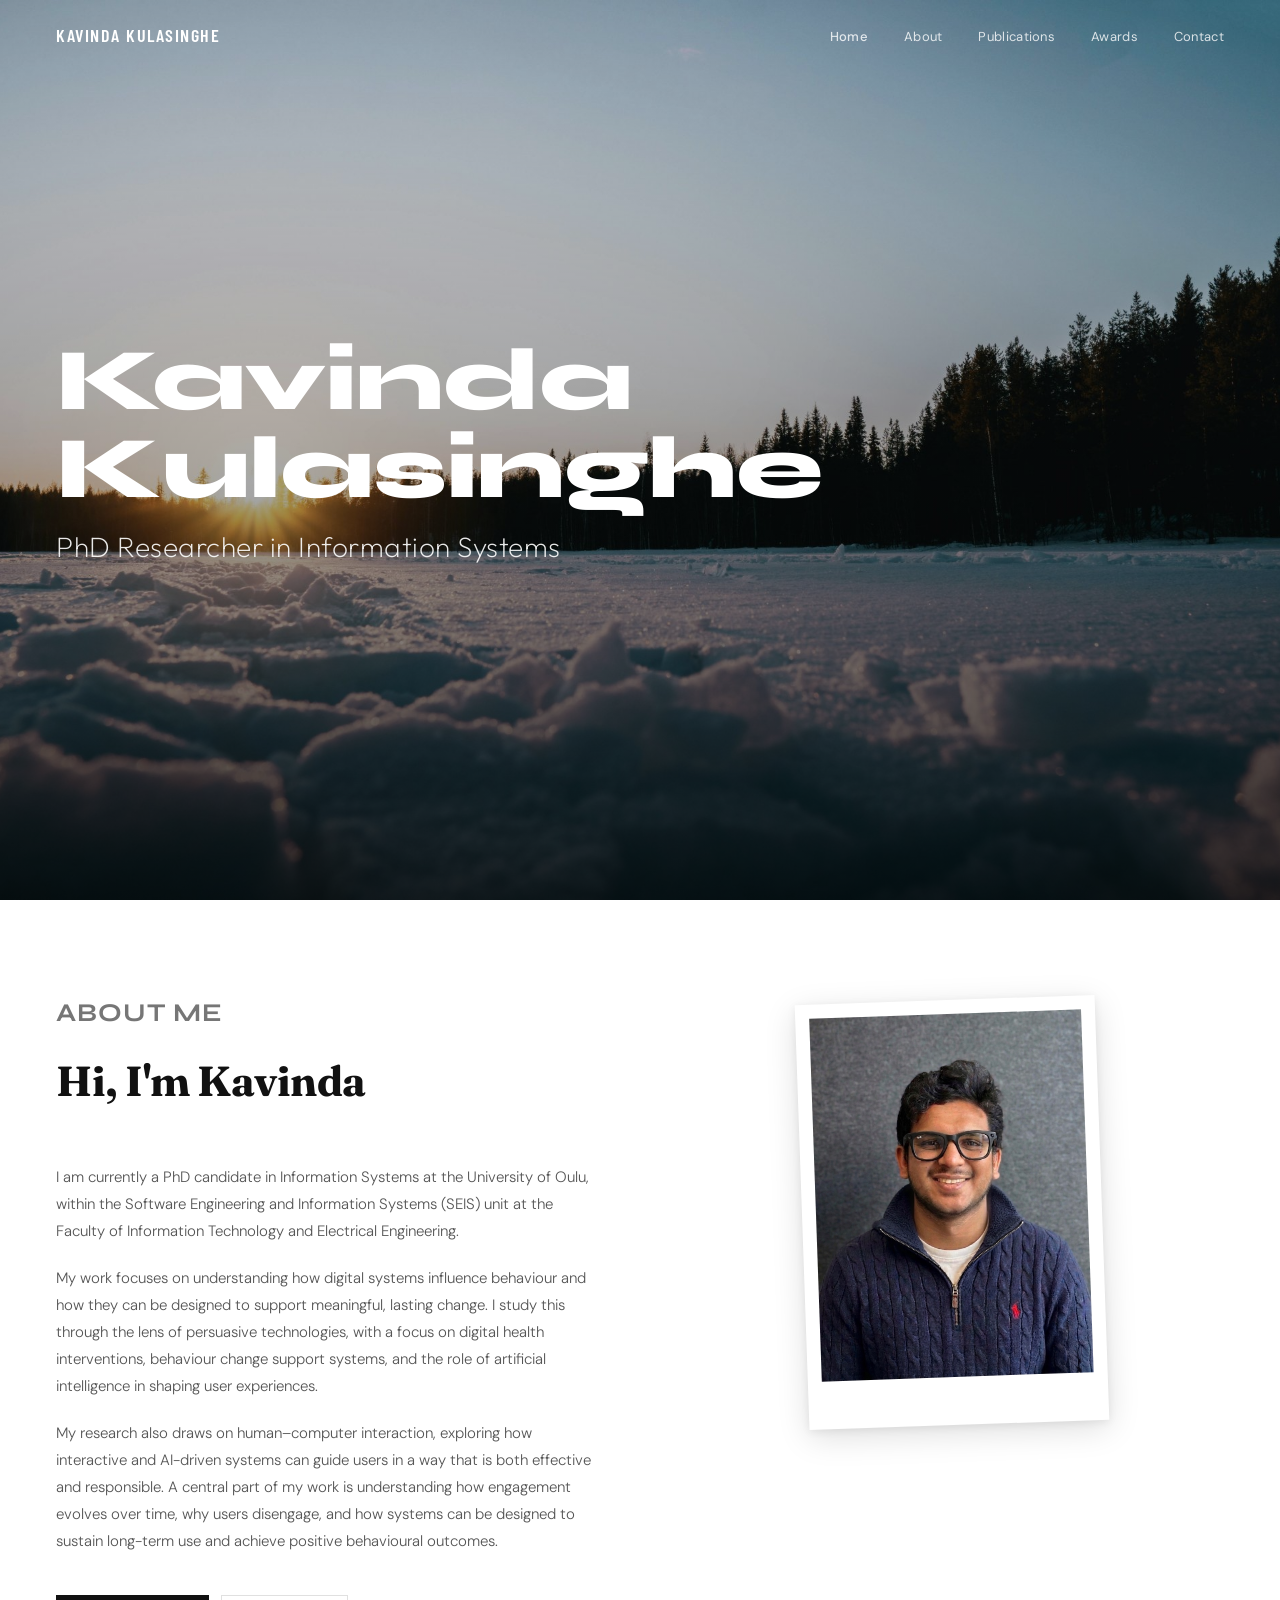
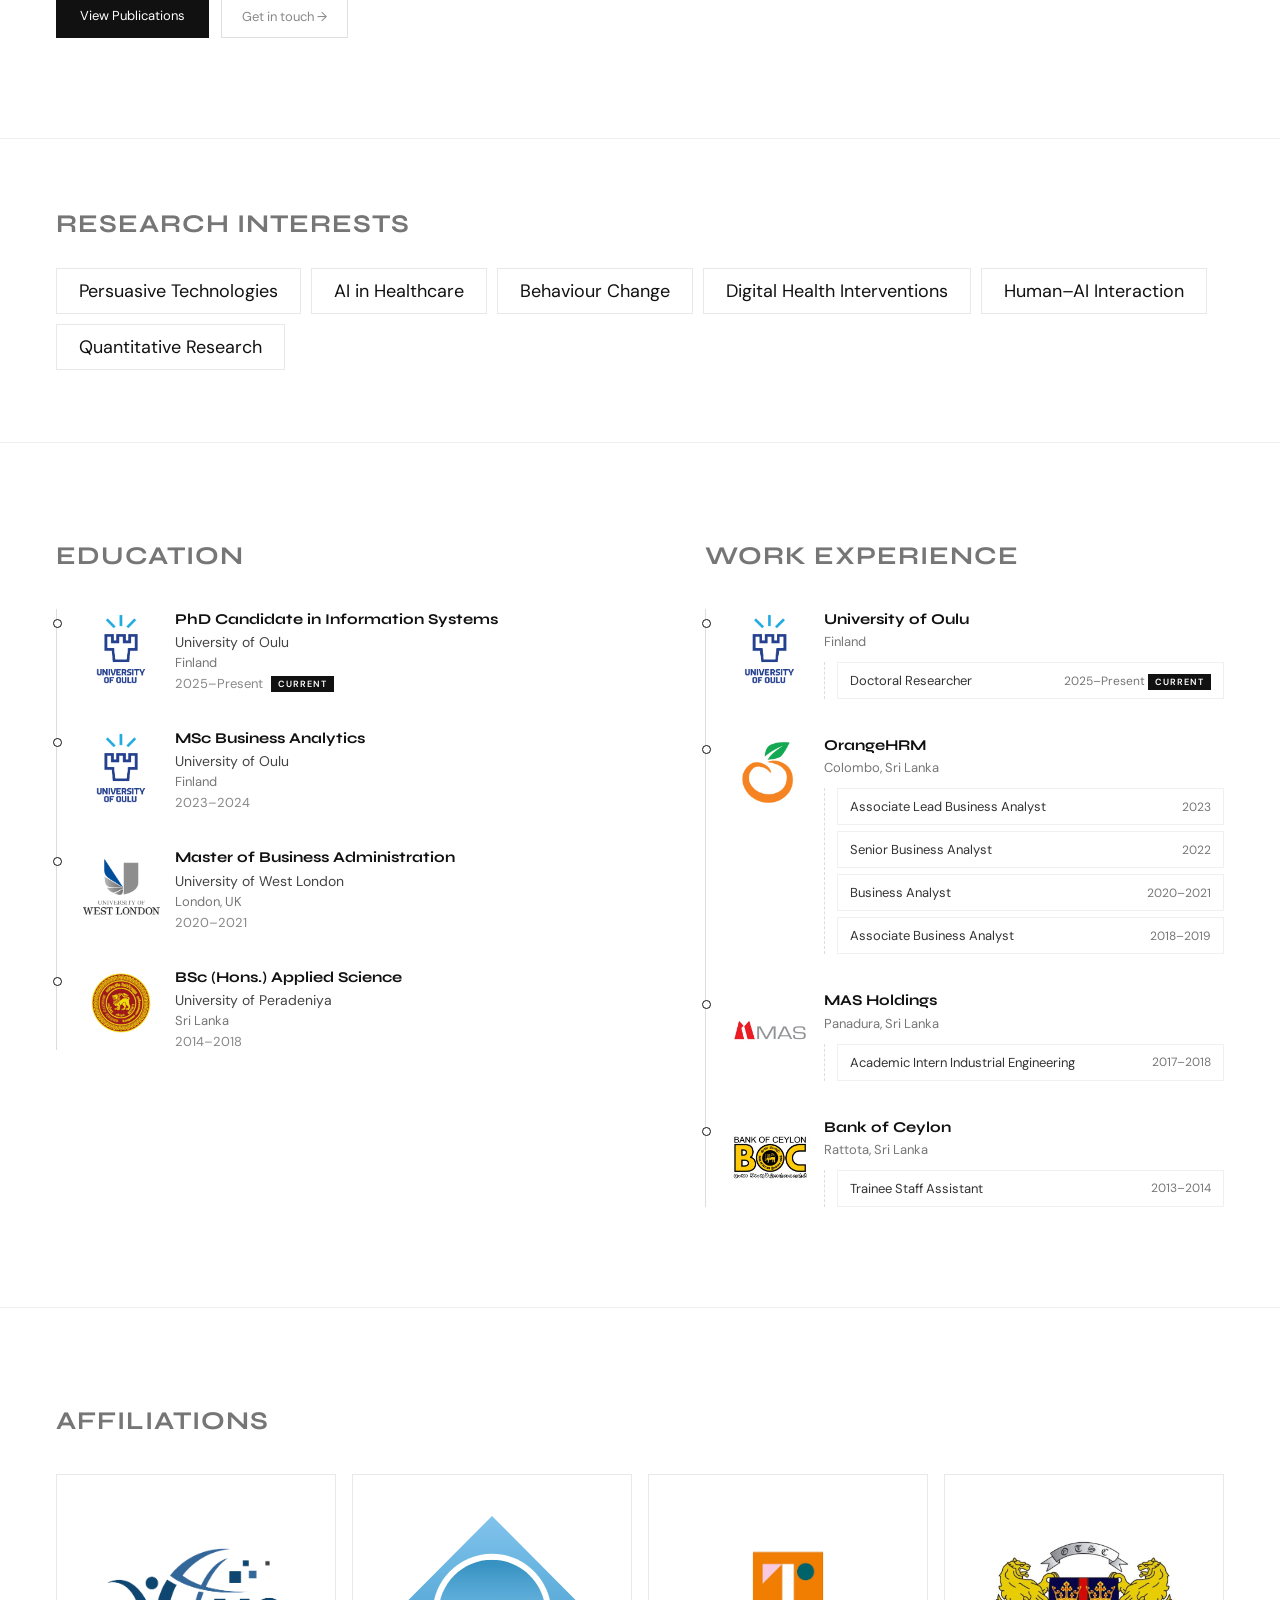
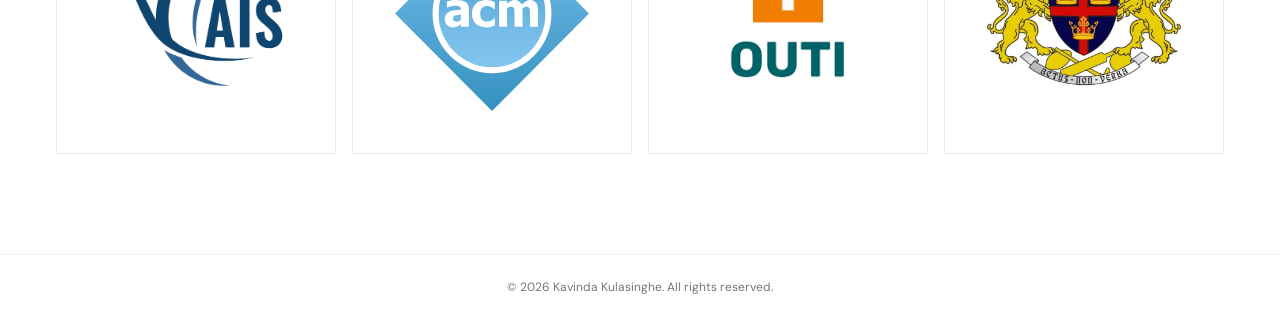
<file: index.html>
<!DOCTYPE html>
<html lang="en">
<head>
  <meta charset="UTF-8" />
  <meta name="viewport" content="width=device-width, initial-scale=1.0"/>
  <!-- Google Analytics -->
  <script async src="https://www.googletagmanager.com/gtag/js?id=G-LN633BF3QT"></script>
  <script>
    window.dataLayer = window.dataLayer || [];
    function gtag(){dataLayer.push(arguments);}
    gtag('js', new Date());
    gtag('config', 'G-LN633BF3QT');
  </script>
  <title>Kavinda Kulasinghe — PhD Researcher in Information Systems</title>
  <meta name="description" content="Kavinda Kulasinghe is a PhD researcher in Information Systems at the University of Oulu, specialising in persuasive technologies, digital health interventions, and human–AI interaction."/>
  <meta property="og:title" content="Kavinda Kulasinghe — PhD Researcher in Information Systems"/>
  <meta property="og:description" content="PhD researcher specialising in persuasive technologies, digital health interventions, and human–AI interaction at the University of Oulu."/>
  <meta property="og:type" content="website"/>
  <meta property="og:url" content="https://kavindakulasinghe.github.io/"/>
  <meta property="og:image" content="https://kavindakulasinghe.github.io/images/profile.jpg"/>
  <meta name="author" content="Kavinda Kulasinghe"/>
  <link rel="canonical" href="https://kavindakulasinghe.github.io/"/>
  <meta name="twitter:card" content="summary"/>
  <meta name="twitter:site" content="@chappatck"/>
  <meta name="twitter:title" content="Kavinda Kulasinghe — PhD Researcher in Information Systems"/>
  <meta name="twitter:description" content="PhD researcher specialising in persuasive technologies, digital health interventions, and human–AI interaction at the University of Oulu."/>
  <meta name="twitter:image" content="https://kavindakulasinghe.github.io/images/profile.jpg"/>
  <!-- Structured Data: Person -->
  <script type="application/ld+json">
  {
    "@context": "https://schema.org",
    "@type": "Person",
    "name": "Kavinda Kulasinghe",
    "url": "https://kavindakulasinghe.github.io",
    "image": "https://kavindakulasinghe.github.io/images/profile.jpg",
    "jobTitle": "Doctoral Researcher",
    "description": "PhD Researcher in Information Systems at the University of Oulu, specialising in persuasive technologies, digital health interventions, and human–AI interaction.",
    "email": "kavinda.kulasinghe@oulu.fi",
    "worksFor": {
      "@type": "Organization",
      "name": "University of Oulu",
      "url": "https://www.oulu.fi"
    },
    "alumniOf": [
      { "@type": "Organization", "name": "University of Oulu" },
      { "@type": "Organization", "name": "University of West London" },
      { "@type": "Organization", "name": "University of Peradeniya" }
    ],
    "sameAs": [
      "https://www.linkedin.com/in/kavindakulasinghe/",
      "https://scholar.google.com/citations?user=JgwivSkAAAAJ&hl=en",
      "https://www.researchgate.net/profile/Kavinda-Kulasinghe",
      "https://github.com/kavindakulasinghe",
      "https://orcid.org/0009-0009-6735-8991",
      "https://x.com/chappatck"
    ]
  }
  </script>
  <link rel="icon" href="favicon.ico"/>
  <link rel="preconnect" href="https://fonts.googleapis.com"/>
  <link rel="preconnect" href="https://fonts.gstatic.com" crossorigin/>
  <link href="https://fonts.googleapis.com/css2?family=Syne:wght@700;800&family=DM+Sans:wght@300;400;500&family=Outfit:wght@200;300&family=Barlow+Condensed:wght@600&family=Fraunces:ital,opsz,wght@0,9..144,700;1,9..144,700&family=Epilogue:wght@700;800&display=swap" rel="stylesheet"/>
  <link rel="stylesheet" href="style.css"/>
  <style>
    /* HERO */
    .hero {
      position: relative; height: 100vh; min-height: 560px;
      display: flex; flex-direction: column;
      justify-content: center; padding: 0 var(--pad-h);
      overflow: hidden;
      background-size: cover;
      background-position: center 40%;
      background-repeat: no-repeat;
      background-color: #1a1a1a;
    }

    .hero-overlay {
      position: absolute; inset: 0;
      background: linear-gradient(
        to top,
        rgba(0,0,0,0.78) 0%,
        rgba(0,0,0,0.35) 45%,
        rgba(0,0,0,0.10) 100%
      );
    }

    .hero-content { position: relative; z-index: 2; }

    @keyframes heroReveal {
      from { opacity: 0; transform: translateY(32px); filter: blur(6px); }
      to   { opacity: 1; transform: translateY(0);    filter: blur(0); }
    }

    .hero-name {
      font-family: 'Syne', sans-serif;
      font-size: clamp(52px, 7vw, 88px);
      font-weight: 800; color: var(--white);
      line-height: 1.0; letter-spacing: clamp(-1px, -0.03em, -3px);
      margin-bottom: 16px;
      animation: heroReveal 1s cubic-bezier(0.22, 1, 0.36, 1) 0.1s both;
    }

    .hero-role {
      font-family: 'Outfit', sans-serif; font-weight: 200;
      font-size: clamp(20px, 2.2vw, 30px);
      color: rgba(255,255,255,0.9);
      letter-spacing: 0.5px;
      animation: heroReveal 1s cubic-bezier(0.22, 1, 0.36, 1) 0.35s both;
    }

    /* ABOUT */
    .about {
      background: var(--white); padding: var(--pad-v) var(--pad-h);
      display: grid;
      grid-template-columns: 1fr 1fr;
      grid-template-rows: auto auto;
      column-gap: 80px; row-gap: 32px;
    }
    .about-top    { grid-column: 1; grid-row: 1; }
    .about-bottom { grid-column: 1; grid-row: 2; }
    .instax-wrap  { grid-column: 2; grid-row: 1 / 3; }

    .about-heading {
      font-family: 'Fraunces', serif;
      font-size: 42px; font-weight: 700;
      color: var(--black); letter-spacing: -0.5px;
      line-height: 1.1; margin-bottom: 28px;
    }

    .about-text {
      font-size: 15px; font-weight: 300; color: var(--text-body);
      line-height: 1.8; margin-bottom: 20px;
    }
    .about-text:last-of-type { margin-bottom: 40px; }

    .about-ctas { display: flex; gap: 12px; }

    .btn-primary {
      background: var(--black); color: var(--white); border: none;
      padding: 12px 24px; font-family: 'DM Sans', sans-serif;
      font-size: 13px; cursor: pointer; transition: background 0.2s;
      display: inline-block; text-decoration: none;
    }
    .btn-primary:hover { background: #333; }

    .btn-ghost {
      background: transparent; color: #888;
      border: 1px solid #e0e0e0; padding: 12px 20px;
      font-family: 'DM Sans', sans-serif; font-size: 13px;
      cursor: pointer; transition: all 0.2s;
      display: inline-block; text-decoration: none;
    }
    .btn-ghost:hover { color: var(--black); border-color: var(--muted); }

    .instax-wrap {
      display: flex; justify-content: center; align-items: flex-start;
    }
    .instax {
      background: var(--white);
      padding: 14px 14px 48px 14px;
      box-shadow: 0 8px 32px rgba(0,0,0,0.13), 0 2px 8px rgba(0,0,0,0.07);
      transform: rotate(-2deg);
      width: 300px;
      flex-shrink: 0;
    }
    .instax img {
      width: 100%; display: block;
      aspect-ratio: 3/4; object-fit: cover; object-position: center top;
    }

    /* RESEARCH INTERESTS */
    .ri-section {
      padding: 72px 56px;
      border-top: 1px solid var(--border-light);
    }
    .ri-section .section-label { margin-bottom: 32px; }

    /* EDUCATION + WORK */
    .edu-work {
      display: grid;
      grid-template-columns: 1fr 1px 1fr;
      column-gap: 64px;
      padding: var(--pad-v) var(--pad-h);
      border-top: 1px solid var(--border-light);
      align-items: start;
    }
    .ew-divider { background: #e8e8e8; }
    .ew-col .section-label { margin-bottom: 40px; }

    .timeline {
      padding-left: 24px;
      border-left: 1px solid #ddd;
    }
    .tl-entry {
      position: relative;
      display: flex;
      gap: 14px;
      margin-bottom: 36px;
    }
    .tl-entry:last-child { margin-bottom: 0; }
    .tl-dot {
      position: absolute;
      left: -28px; top: 10px;
      width: 9px; height: 9px;
      border-radius: 50%;
      border: 1.5px solid #111;
      background: var(--white);
    }
    .tl-logo {
      width: 80px; height: 80px; flex-shrink: 0;
      display: flex; align-items: center; justify-content: center;
      font-size: 0;
    }
    .tl-logo img {
      width: 80px; height: 80px; object-fit: contain;
    }
    .tl-info { flex: 1; min-width: 0; }
    .tl-title {
      font-family: 'Syne', sans-serif;
      font-size: 15px; font-weight: 700; color: var(--black);
      line-height: 1.35; margin-bottom: 4px;
    }
    .tl-org  { font-size: 14px; color: #444; margin-bottom: 3px; }
    .tl-country { font-size: 13px; color: var(--muted); margin-bottom: 4px; }
    .tl-year {
      font-size: 13px; color: #888;
      display: flex; align-items: center; gap: 8px;
    }
    .badge-current {
      font-size: 9px; font-weight: 600; letter-spacing: 1px;
      text-transform: uppercase;
      background: var(--black); color: var(--white);
      padding: 2px 7px; flex-shrink: 0;
    }
    .tl-roles {
      margin-top: 12px;
      border-left: 1px dashed #ddd;
      padding-left: 12px;
      display: flex; flex-direction: column; gap: 6px;
    }
    .tl-role {
      display: flex; justify-content: space-between; align-items: center;
      padding: 9px 12px;
      border: 1px solid var(--border-light);
      transition: border-color 0.2s;
    }
    .tl-role:hover { border-color: var(--black); }
    .tl-role-title { font-size: 13px; color: #333; }
    .tl-role-year  { font-size: 12px; color: var(--muted); flex-shrink: 0; margin-left: 12px; }

    /* AFFILIATIONS SECTION */
    .affiliations-section {
      padding: var(--pad-v) var(--pad-h);
      border-top: 1px solid var(--border-light);
    }
    .affiliations-section .section-label { margin-bottom: 40px; }

    .affil-cards-grid {
      display: grid;
      grid-template-columns: repeat(4, 1fr);
      gap: 16px;
    }

    .affil-card-item {
      position: relative;
      overflow: hidden;
      aspect-ratio: 1;
      border: 1px solid var(--border);
      transition: border-color 0.25s, transform 0.25s;
      cursor: default;
      display: flex; align-items: center; justify-content: center;
    }
    .affil-card-item:hover {
      border-color: var(--black);
      transform: translateY(-4px);
    }

    .affil-logo-box {
      width: 70%; height: 70%;
      display: flex; align-items: center; justify-content: center;
    }
    .affil-logo-box img {
      width: 100%; height: 100%; object-fit: contain;
    }
    .affil-logo-placeholder {
      width: 60px; height: 60px;
      border-radius: 50%;
      border: 1px dashed #bbb; background: #f7f7f7;
      display: flex; align-items: center; justify-content: center;
      font-size: 10px; color: #bbb;
    }

    .affil-card-info {
      position: absolute; inset: 0;
      background: var(--black);
      display: flex; flex-direction: column;
      align-items: center; justify-content: center;
      padding: 16px; text-align: center;
      opacity: 0;
      transition: opacity 0.25s;
    }
    .affil-card-item:hover .affil-card-info { opacity: 1; }

    .affil-card-name {
      font-size: 13px; font-weight: 500; color: var(--white);
      line-height: 1.3; margin-bottom: 6px;
    }
    .affil-card-type { font-size: 11px; color: rgba(255,255,255,0.6); }

    /* TABLET */
    @media (max-width: 900px) {
      .hero { padding: 0 32px; }

      .about {
        grid-template-columns: 1fr;
        grid-template-rows: auto;
        padding: 72px 32px;
        row-gap: 40px;
      }
      .about-top    { grid-column: 1; grid-row: 1; order: 1; }
      .instax-wrap  { grid-column: 1; grid-row: auto; order: 2; justify-content: flex-start; }
      .about-bottom { grid-column: 1; grid-row: auto; order: 3; }

      .ri-section { padding: 56px 32px; }

      .affiliations-section { padding: 72px 32px; }
      .affil-cards-grid { grid-template-columns: repeat(2, 1fr); }

      .edu-work {
        grid-template-columns: 1fr;
        padding: 72px 32px;
      }
      .ew-divider { height: 1px; width: 100%; margin: 48px 0; }

      .lower {
        grid-template-columns: 1fr;
        padding: 0 32px 72px;
        gap: 0;
      }

      .affil-col { padding-top: 40px; }
    }

    /* MOBILE */
    @media (max-width: 600px) {
      .hero { padding: 0 20px; min-height: 100svh; }

      .hero-name { font-size: clamp(36px, 10vw, 64px); word-break: break-word; }

      .hero-role { font-size: clamp(16px, 4.5vw, 22px); }

      .about {
        padding: 56px 20px;
        row-gap: 32px;
      }

      .about-heading { font-size: 32px; }

      .about-ctas { flex-direction: column; }
      .btn-primary, .btn-ghost { width: 100%; text-align: center; }

      .instax { width: 240px; }

      .ri-section { padding: 48px 20px; }

      .affiliations-section { padding: 56px 20px; }
      .affil-cards-grid { grid-template-columns: repeat(2, 1fr); gap: 12px; }

      .edu-work { padding: 56px 20px; }
      .ew-divider { margin: 40px 0; }

      .lower { padding: 0 20px 64px; }

      .interest-label { padding-top: 40px; }
    }
  </style>
</head>
<body>

<nav id="nav" class="nav--hero">
  <a href="index.html" class="nav-logo">Kavinda Kulasinghe</a>
  <ul class="nav-links" id="nav-links">
    <li><a href="index.html" class="active" aria-current="page">Home</a></li>
    <li><a href="#about">About</a></li>
    <li><a href="publications.html">Publications</a></li>
    <li><a href="awards.html">Awards</a></li>
    <li><a href="contact.html">Contact</a></li>
  </ul>
  <button class="nav-toggle" id="nav-toggle" aria-label="Menu" aria-expanded="false">
    <span></span><span></span><span></span>
  </button>
</nav>

<!-- HERO -->
<div class="hero" id="hero" style="background-image: url('images/hero-bg.jpg');">
  <div class="hero-overlay"></div>
  <div class="hero-content">
    <h1 class="hero-name">Kavinda<br>Kulasinghe</h1>
    <p class="hero-role">PhD Researcher in Information Systems</p>
  </div>
</div>

<!-- ABOUT -->
<section class="about" id="about">
  <div class="about-top">
    <h2 class="section-label">About Me</h2>
    <p class="about-heading">Hi, I'm Kavinda</p>
  </div>
  <div class="instax-wrap">
    <div class="instax">
      <img src="images/profile.jpg" alt="Kavinda Kulasinghe" loading="eager" />
    </div>
  </div>
  <div class="about-bottom">
    <p class="about-text">
      I am currently a PhD candidate in Information Systems at the University of Oulu, within the Software Engineering and Information Systems (SEIS) unit at the Faculty of Information Technology and Electrical Engineering.
    </p>
    <p class="about-text">
      My work focuses on understanding how digital systems influence behaviour and how they can be designed to support meaningful, lasting change. I study this through the lens of persuasive technologies, with a focus on digital health interventions, behaviour change support systems, and the role of artificial intelligence in shaping user experiences.
    </p>
    <p class="about-text">
      My research also draws on human–computer interaction, exploring how interactive and AI-driven systems can guide users in a way that is both effective and responsible. A central part of my work is understanding how engagement evolves over time, why users disengage, and how systems can be designed to sustain long-term use and achieve positive behavioural outcomes.
    </p>
    <div class="about-ctas">
      <a href="publications.html" class="btn-primary">View Publications</a>
      <a href="contact.html" class="btn-ghost">Get in touch →</a>
    </div>
  </div>
</section>

<!-- RESEARCH INTERESTS -->
<section class="ri-section" id="research">
  <h2 class="section-label">Research Interests</h2>
  <div class="ri-chips">
    <span class="ri-chip">Persuasive Technologies</span>
    <span class="ri-chip">AI in Healthcare</span>
    <span class="ri-chip">Behaviour Change</span>
    <span class="ri-chip">Digital Health Interventions</span>
    <span class="ri-chip">Human–AI Interaction</span>
    <span class="ri-chip">Quantitative Research</span>
  </div>
</section>

<!-- EDUCATION + WORK EXPERIENCE -->
<section class="edu-work">

  <!-- Education -->
  <div class="ew-col">
    <h2 class="section-label">Education</h2>
    <div class="timeline">

      <div class="tl-entry">
        <div class="tl-dot"></div>
        <div class="tl-logo"><img src="images/oulu.png" alt="University of Oulu" loading="lazy"/></div>
        <div class="tl-info">
          <h3 class="tl-title">PhD Candidate in Information Systems</h3>
          <p class="tl-org">University of Oulu</p>
          <p class="tl-country">Finland</p>
          <p class="tl-year">2025–Present <span class="badge-current">Current</span></p>
        </div>
      </div>

      <div class="tl-entry">
        <div class="tl-dot"></div>
        <div class="tl-logo"><img src="images/oulu.png" alt="University of Oulu" loading="lazy"/></div>
        <div class="tl-info">
          <h3 class="tl-title">MSc Business Analytics</h3>
          <p class="tl-org">University of Oulu</p>
          <p class="tl-country">Finland</p>
          <p class="tl-year">2023–2024</p>
        </div>
      </div>

      <div class="tl-entry">
        <div class="tl-dot"></div>
        <div class="tl-logo"><img src="images/uwl.png" alt="University of West London" loading="lazy"/></div>
        <div class="tl-info">
          <h3 class="tl-title">Master of Business Administration</h3>
          <p class="tl-org">University of West London</p>
          <p class="tl-country">London, UK</p>
          <p class="tl-year">2020–2021</p>
        </div>
      </div>

      <div class="tl-entry">
        <div class="tl-dot"></div>
        <div class="tl-logo"><img src="images/pera.png" alt="University of Peradeniya" loading="lazy"/></div>
        <div class="tl-info">
          <h3 class="tl-title">BSc (Hons.) Applied Science</h3>
          <p class="tl-org">University of Peradeniya</p>
          <p class="tl-country">Sri Lanka</p>
          <p class="tl-year">2014–2018</p>
        </div>
      </div>

    </div>
  </div>

  <!-- Divider -->
  <div class="ew-divider" aria-hidden="true"></div>

  <!-- Work Experience -->
  <div class="ew-col">
    <h2 class="section-label">Work Experience</h2>
    <div class="timeline">

      <div class="tl-entry">
        <div class="tl-dot"></div>
        <div class="tl-logo"><img src="images/oulu.png" alt="University of Oulu" loading="lazy"/></div>
        <div class="tl-info">
          <h3 class="tl-title">University of Oulu</h3>
          <p class="tl-country">Finland</p>
          <div class="tl-roles">
            <div class="tl-role">
              <span class="tl-role-title">Doctoral Researcher</span>
              <span class="tl-role-year">2025–Present <span class="badge-current">Current</span></span>
            </div>
          </div>
        </div>
      </div>

      <div class="tl-entry">
        <div class="tl-dot"></div>
        <div class="tl-logo"><img src="images/orangehrm.png" alt="OrangeHRM" loading="lazy"/></div>
        <div class="tl-info">
          <h3 class="tl-title">OrangeHRM</h3>
          <p class="tl-country">Colombo, Sri Lanka</p>
          <div class="tl-roles">
            <div class="tl-role">
              <span class="tl-role-title">Associate Lead Business Analyst</span>
              <span class="tl-role-year">2023</span>
            </div>
            <div class="tl-role">
              <span class="tl-role-title">Senior Business Analyst</span>
              <span class="tl-role-year">2022</span>
            </div>
            <div class="tl-role">
              <span class="tl-role-title">Business Analyst</span>
              <span class="tl-role-year">2020–2021</span>
            </div>
            <div class="tl-role">
              <span class="tl-role-title">Associate Business Analyst</span>
              <span class="tl-role-year">2018–2019</span>
            </div>
          </div>
        </div>
      </div>

      <div class="tl-entry">
        <div class="tl-dot"></div>
        <div class="tl-logo"><img src="images/mas.png" alt="MAS Holdings" loading="lazy"/></div>
        <div class="tl-info">
          <h3 class="tl-title">MAS Holdings</h3>
          <p class="tl-country">Panadura, Sri Lanka</p>
          <div class="tl-roles">
            <div class="tl-role">
              <span class="tl-role-title">Academic Intern Industrial Engineering</span>
              <span class="tl-role-year">2017–2018</span>
            </div>
          </div>
        </div>
      </div>

      <div class="tl-entry">
        <div class="tl-dot"></div>
        <div class="tl-logo"><img src="images/boc.jpg" alt="Bank of Ceylon" loading="lazy"/></div>
        <div class="tl-info">
          <h3 class="tl-title">Bank of Ceylon</h3>
          <p class="tl-country">Rattota, Sri Lanka</p>
          <div class="tl-roles">
            <div class="tl-role">
              <span class="tl-role-title">Trainee Staff Assistant</span>
              <span class="tl-role-year">2013–2014</span>
            </div>
          </div>
        </div>
      </div>

    </div>
  </div>

</section>

<!-- AFFILIATIONS -->
<section class="affiliations-section">
  <h2 class="section-label">Affiliations</h2>
  <div class="affil-cards-grid">

    <!-- AIS -->
    <div class="affil-card-item">
      <div class="affil-logo-box">
        <img src="images/AIS.png" alt="Association for Information Systems logo" loading="lazy"/>
      </div>
      <div class="affil-card-info" aria-hidden="true">
        <p class="affil-card-name">Association for Information Systems</p>
        <p class="affil-card-type">Student Member since 2026</p>
      </div>
    </div>

    <!-- ACM -->
    <div class="affil-card-item">
      <div class="affil-logo-box">
        <img src="images/ACM_logo.svg" alt="ACM — Advancing Computing as a Science &amp; Profession" loading="lazy"/>
      </div>
      <div class="affil-card-info" aria-hidden="true">
        <p class="affil-card-name">Association for Computing Machinery</p>
        <p class="affil-card-type">Professional Member since 2026</p>
      </div>
    </div>

    <!-- Tieteentekijät -->
    <div class="affil-card-item">
      <div class="affil-logo-box">
        <img src="images/tieteentekijat.png" alt="Tieteentekijät logo" loading="lazy"/>
      </div>
      <div class="affil-card-info" aria-hidden="true">
        <p class="affil-card-name">Tieteentekijät</p>
        <p class="affil-card-type">Member since 2026</p>
      </div>
    </div>

    <!-- Old Trinitians Sports Club -->
    <div class="affil-card-item">
      <div class="affil-logo-box">
        <img src="images/otsc-logo.jpg" alt="Old Trinitians Sports Club logo" loading="lazy"/>
      </div>
      <div class="affil-card-info" aria-hidden="true">
        <p class="affil-card-name">Old Trinitians Sports Club</p>
        <p class="affil-card-type">Life Member since 2012</p>
      </div>
    </div>

  </div>
</section>

<footer class="footer">
  © <span class="footer__year">2026</span> Kavinda Kulasinghe. All rights reserved.
</footer>

<script src="main.js" defer></script>

</body>
</html>
</file>
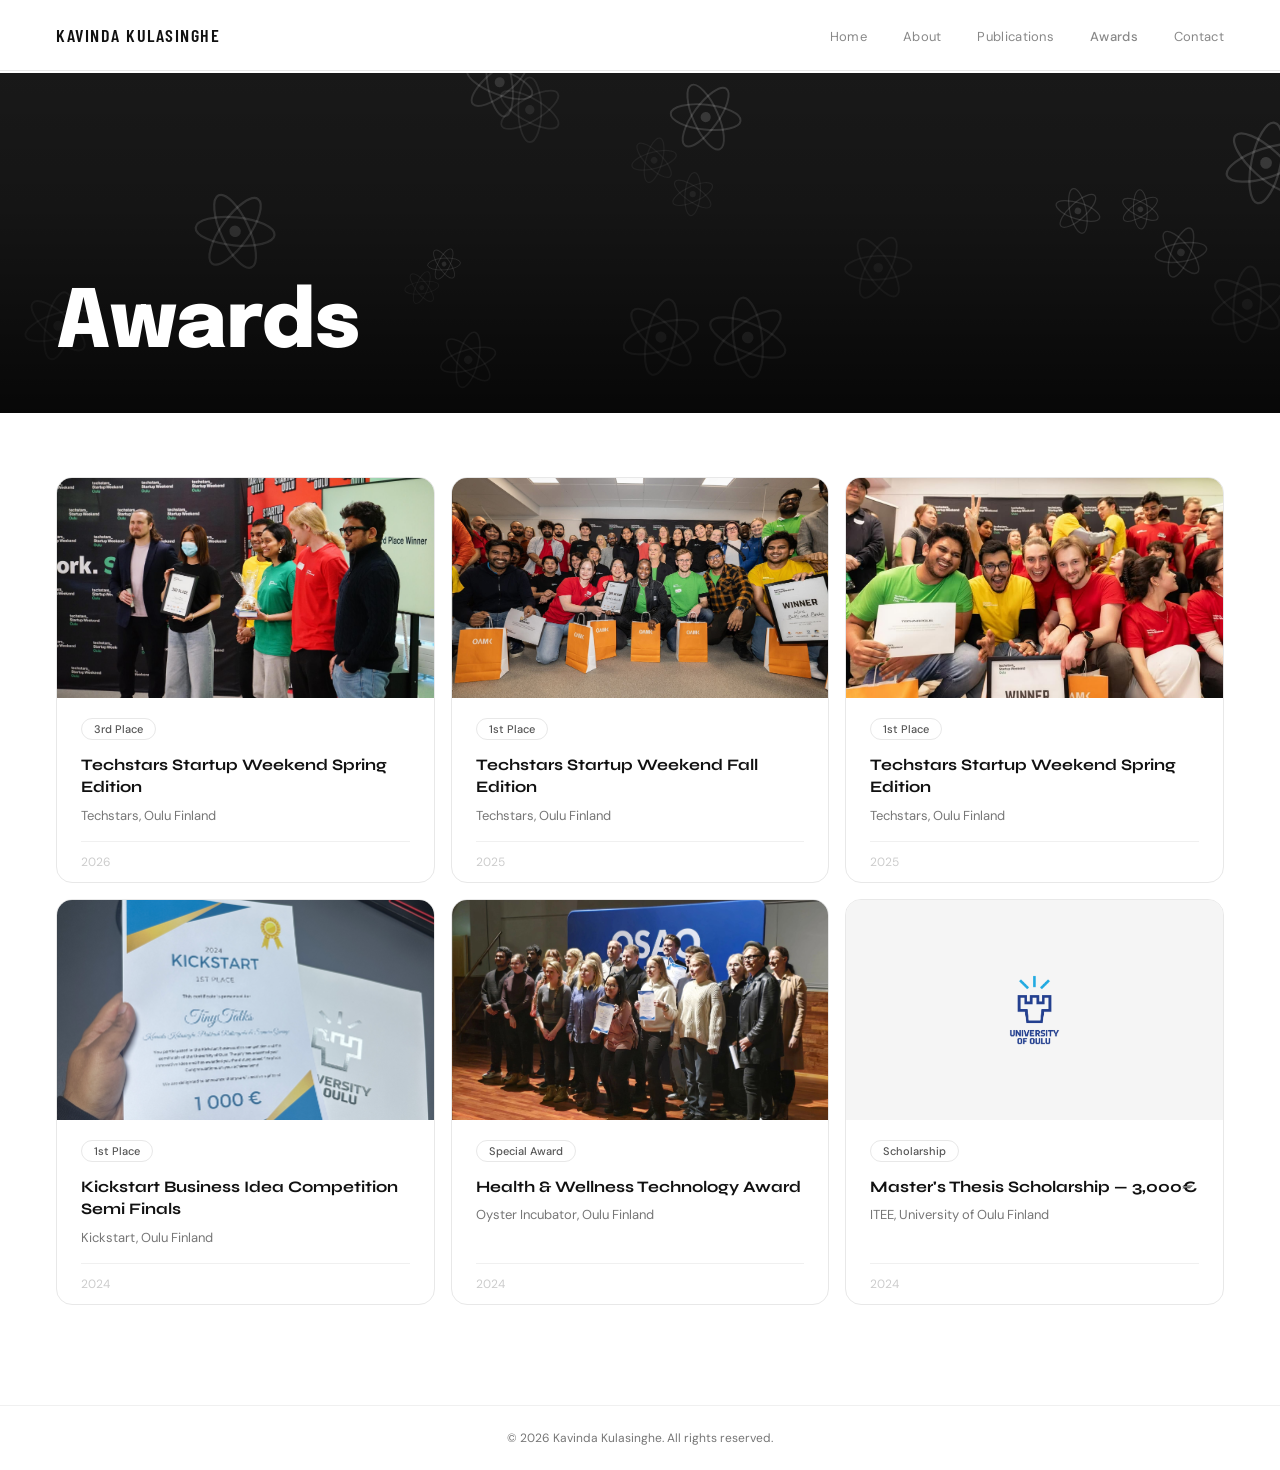
<file: awards.html>
<!DOCTYPE html>
<html lang="en">
<head>
  <meta charset="UTF-8" />
  <meta name="viewport" content="width=device-width, initial-scale=1.0"/>
  <!-- Google Analytics -->
  <script async src="https://www.googletagmanager.com/gtag/js?id=G-LN633BF3QT"></script>
  <script>
    window.dataLayer = window.dataLayer || [];
    function gtag(){dataLayer.push(arguments);}
    gtag('js', new Date());
    gtag('config', 'G-LN633BF3QT');
  </script>
  <title>Awards · Kavinda Kulasinghe</title>
  <meta name="description" content="Awards and recognition received by Kavinda Kulasinghe — including Techstars Startup Weekend wins, Kickstart semi-finals, and a University of Oulu thesis scholarship."/>
  <meta property="og:title" content="Awards · Kavinda Kulasinghe"/>
  <meta property="og:description" content="Awards and recognition received by Kavinda Kulasinghe — Techstars, Kickstart, and University of Oulu scholarship."/>
  <meta property="og:type" content="website"/>
  <meta property="og:url" content="https://kavindakulasinghe.github.io/awards.html"/>
  <meta property="og:image" content="https://kavindakulasinghe.github.io/images/profile.jpg"/>
  <meta name="author" content="Kavinda Kulasinghe"/>
  <link rel="canonical" href="https://kavindakulasinghe.github.io/awards.html"/>
  <meta name="twitter:card" content="summary"/>
  <meta name="twitter:site" content="@chappatck"/>
  <meta name="twitter:title" content="Awards · Kavinda Kulasinghe"/>
  <meta name="twitter:description" content="Awards and recognition received by Kavinda Kulasinghe — Techstars, Kickstart, and University of Oulu scholarship."/>
  <meta name="twitter:image" content="https://kavindakulasinghe.github.io/images/profile.jpg"/>
  <link rel="icon" href="favicon.ico"/>
  <link rel="preconnect" href="https://fonts.googleapis.com"/>
  <link rel="preconnect" href="https://fonts.gstatic.com" crossorigin/>
  <link href="https://fonts.googleapis.com/css2?family=Syne:wght@700;800&family=DM+Sans:wght@300;400;500&family=Barlow+Condensed:wght@600&family=Epilogue:wght@700;800&display=swap" rel="stylesheet"/>
  <link rel="stylesheet" href="style.css"/>
  <style>
    /* GRID */
    .awards-page {
      padding: 64px var(--pad-h) var(--pad-v);
    }

    .awards-grid {
      display: grid;
      grid-template-columns: repeat(3, 1fr);
      gap: 16px;
    }

    /* CARD */
    .award-card {
      border: 1px solid var(--border);
      border-radius: 16px;
      overflow: hidden;
      text-decoration: none;
      color: var(--black);
      display: flex;
      flex-direction: column;
      transition: border-color 0.2s, transform 0.2s;
    }
    .award-card:hover {
      border-color: var(--black);
      transform: translateY(-2px);
    }
    .award-card--no-link { cursor: default; }
    .award-card--no-link:hover {
      border-color: var(--border);
      transform: none;
    }

    /* PHOTO */
    .award-photo {
      height: 220px;
      background: #f5f5f5;
      background-size: cover;
      background-position: center;
      display: flex;
      align-items: center;
      justify-content: center;
      flex-shrink: 0;
    }
    .award-photo-label {
      font-size: 11px;
      color: #ccc;
      font-family: monospace;
      letter-spacing: 0.3px;
    }

    /* BODY */
    .award-body {
      padding: 20px 24px 0;
      flex: 1;
      display: flex;
      flex-direction: column;
    }
    .award-badge {
      display: inline-block;
      font-size: 11px; font-weight: 500;
      color: var(--text-body);
      border: 1px solid var(--border);
      border-radius: 999px;
      padding: 3px 12px;
      margin-bottom: 14px;
      width: fit-content;
    }
    .award-title {
      font-family: 'Syne', sans-serif;
      font-size: 16px; font-weight: 700;
      color: var(--black);
      line-height: 1.4;
      margin-bottom: 8px;
    }
    .award-organiser {
      font-size: 13px;
      color: var(--muted);
      line-height: 1.4;
      flex: 1;
    }
    .award-year {
      font-size: 12px;
      color: #ccc;
      border-top: 1px solid var(--border-light);
      margin-top: 16px;
      padding: 12px 0;
    }
    .award-spacer { display: block; }

    /* TABLET */
    @media (max-width: 900px) {
      .awards-page { padding: 48px 32px 72px; }
      .awards-grid { grid-template-columns: repeat(2, 1fr); }
      .award-spacer { display: none; }
    }

    /* MOBILE */
    @media (max-width: 600px) {
      .awards-page { padding: 40px 20px 64px; }
      .awards-grid { grid-template-columns: 1fr; }
      .award-spacer { display: none; }
    }
  </style>
</head>
<body>

<nav id="nav" class="nav--static">
  <a href="index.html" class="nav-logo">Kavinda Kulasinghe</a>
  <ul class="nav-links" id="nav-links">
    <li><a href="index.html">Home</a></li>
    <li><a href="index.html#about">About</a></li>
    <li><a href="publications.html">Publications</a></li>
    <li><a href="awards.html" class="active" aria-current="page">Awards</a></li>
    <li><a href="contact.html">Contact</a></li>
  </ul>
  <button class="nav-toggle" id="nav-toggle" aria-label="Menu" aria-expanded="false">
    <span></span><span></span><span></span>
  </button>
</nav>

<!-- BANNER -->
<div class="page-banner">
  <canvas id="banner-canvas"></canvas>
  <div class="page-banner-overlay"></div>
  <h1 class="page-banner-title">Awards</h1>
</div>

<div class="awards-page">
  <div class="awards-grid">

    <!-- 1: Techstars Spring 2026 -->
    <a href="https://www.linkedin.com/feed/update/urn:li:activity:7452582009232617472/" target="_blank" class="award-card">
      <div class="award-photo" style="background-image: url('images/startup_weekend_2026_Spring.JPG')">
      </div>
      <div class="award-body">
        <span class="award-badge">3rd Place</span>
        <p class="award-title">Techstars Startup Weekend Spring Edition</p>
        <p class="award-organiser">Techstars, Oulu Finland</p>
        <p class="award-year">2026</p>
      </div>
    </a>

    <!-- 2: Techstars Fall 2025 -->
    <a href="https://www.linkedin.com/feed/update/urn:li:activity:7383906304538329088" target="_blank" class="award-card">
      <div class="award-photo" style="background-image: url('images/startupweekendautumn.jpg')">
      </div>
      <div class="award-body">
        <span class="award-badge">1st Place</span>
        <p class="award-title">Techstars Startup Weekend Fall Edition</p>
        <p class="award-organiser">Techstars, Oulu Finland</p>
        <p class="award-year">2025</p>
      </div>
    </a>

    <!-- 3: Techstars Spring 2025 -->
    <a href="https://www.linkedin.com/feed/update/urn:li:activity:7310624133694816257" target="_blank" class="award-card">
      <div class="award-photo" style="background-image: url('images/startupweekendspring.jpg')">
      </div>
      <div class="award-body">
        <span class="award-badge">1st Place</span>
        <p class="award-title">Techstars Startup Weekend Spring Edition</p>
        <p class="award-organiser">Techstars, Oulu Finland</p>
        <p class="award-year">2025</p>
      </div>
    </a>

    <!-- 4: Kickstart 2024 -->
    <a href="https://www.linkedin.com/feed/update/urn:li:activity:7262484916766969856" target="_blank" class="award-card">
      <div class="award-photo" style="background-image: url('images/kickstart.jpg')">
      </div>
      <div class="award-body">
        <span class="award-badge">1st Place</span>
        <p class="award-title">Kickstart Business Idea Competition Semi Finals</p>
        <p class="award-organiser">Kickstart, Oulu Finland</p>
        <p class="award-year">2024</p>
      </div>
    </a>

    <!-- 4: Oyster Health Award 2024 -->
    <a href="https://www.linkedin.com/feed/update/urn:li:activity:7267539963188023297" target="_blank" class="award-card">
      <div class="award-photo" style="background-image: url('images/healthwellness.jpg')">
      </div>
      <div class="award-body">
        <span class="award-badge">Special Award</span>
        <p class="award-title">Health &amp; Wellness Technology Award</p>
        <p class="award-organiser">Oyster Incubator, Oulu Finland</p>
        <p class="award-year">2024</p>
      </div>
    </a>

    <!-- 5: ITEE Scholarship 2024 -->
    <div class="award-card award-card--no-link">
      <div class="award-photo">
        <img src="images/oulu.png" alt="University of Oulu" loading="lazy" width="140" height="80" style="max-height: 80px; max-width: 70%; object-fit: contain;"/>
      </div>
      <div class="award-body">
        <span class="award-badge">Scholarship</span>
        <p class="award-title">Master's Thesis Scholarship — 3,000€</p>
        <p class="award-organiser">ITEE, University of Oulu Finland</p>
        <p class="award-year">2024</p>
      </div>
    </div>

  </div>
</div>

<footer class="footer">
  © <span class="footer__year">2026</span> Kavinda Kulasinghe. All rights reserved.
</footer>

<script src="main.js" defer></script>

</body>
</html>
</file>
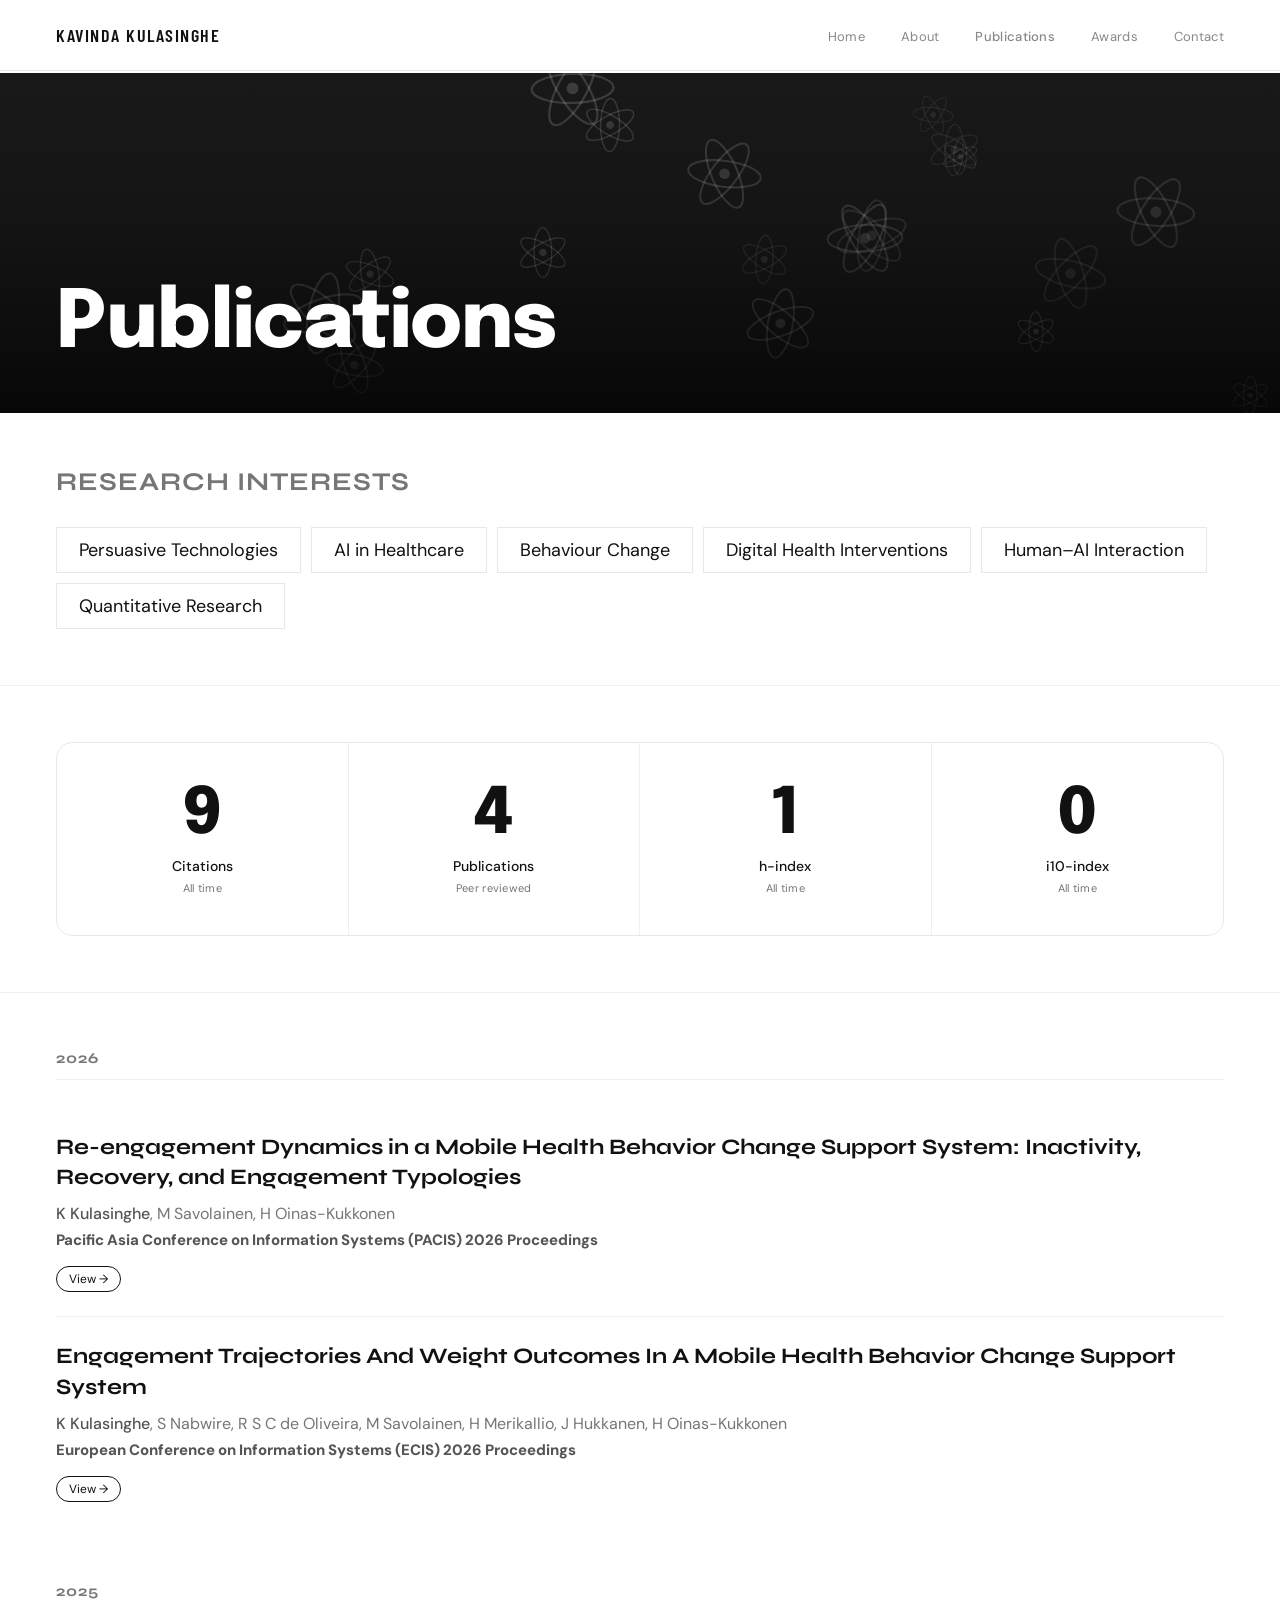
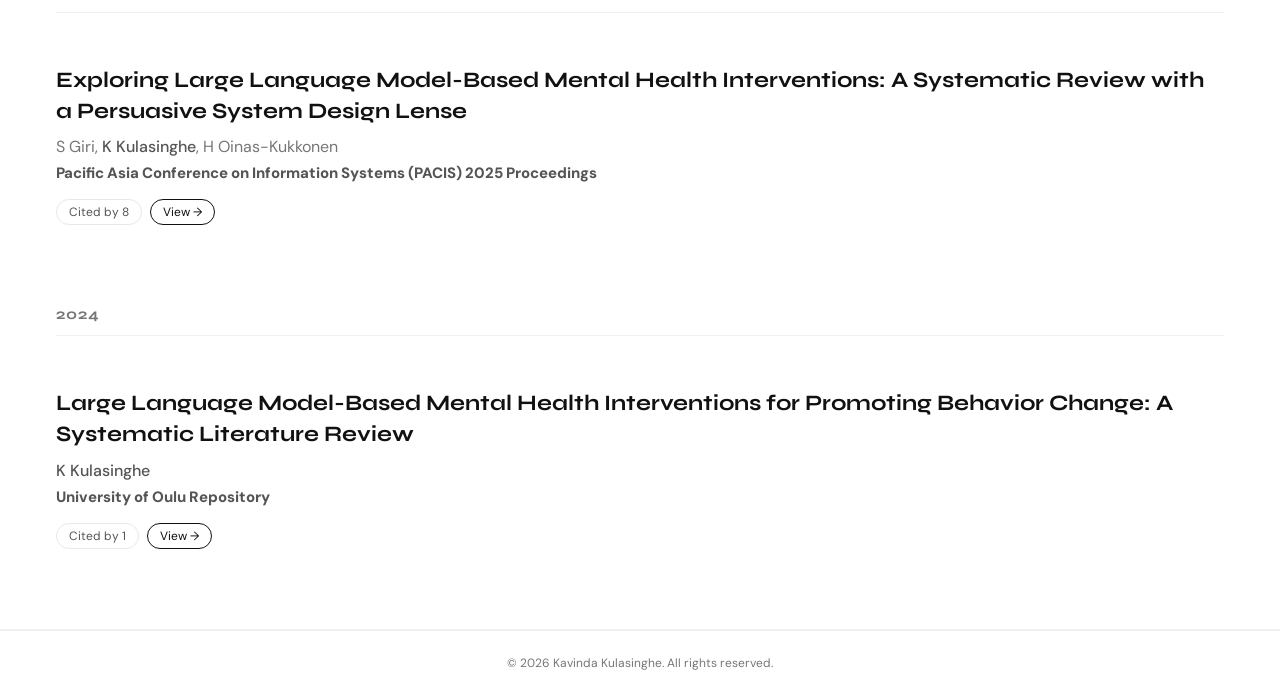
<file: publications.html>
<!DOCTYPE html>
<html lang="en">
<head>
  <meta charset="UTF-8" />
  <meta name="viewport" content="width=device-width, initial-scale=1.0"/>
  <!-- Google Analytics -->
  <script async src="https://www.googletagmanager.com/gtag/js?id=G-LN633BF3QT"></script>
  <script>
    window.dataLayer = window.dataLayer || [];
    function gtag(){dataLayer.push(arguments);}
    gtag('js', new Date());
    gtag('config', 'G-LN633BF3QT');
  </script>
  <title>Publications · Kavinda Kulasinghe</title>
  <meta name="description" content="Peer-reviewed publications by Kavinda Kulasinghe covering LLM-based mental health interventions, persuasive technologies, and behaviour change."/>
  <meta property="og:title" content="Publications · Kavinda Kulasinghe"/>
  <meta property="og:description" content="Peer-reviewed research on LLM-based mental health interventions, persuasive technologies, and behaviour change by Kavinda Kulasinghe."/>
  <meta property="og:type" content="website"/>
  <meta property="og:url" content="https://kavindakulasinghe.github.io/publications.html"/>
  <meta property="og:image" content="https://kavindakulasinghe.github.io/images/profile.jpg"/>
  <meta name="author" content="Kavinda Kulasinghe"/>
  <link rel="canonical" href="https://kavindakulasinghe.github.io/publications.html"/>
  <meta name="twitter:card" content="summary"/>
  <meta name="twitter:site" content="@chappatck"/>
  <meta name="twitter:title" content="Publications · Kavinda Kulasinghe"/>
  <meta name="twitter:description" content="Peer-reviewed research on LLM-based mental health interventions, persuasive technologies, and behaviour change by Kavinda Kulasinghe."/>
  <meta name="twitter:image" content="https://kavindakulasinghe.github.io/images/profile.jpg"/>
  <link rel="icon" href="favicon.ico"/>
  <link rel="preconnect" href="https://fonts.googleapis.com"/>
  <link rel="preconnect" href="https://fonts.gstatic.com" crossorigin/>
  <link href="https://fonts.googleapis.com/css2?family=Syne:wght@700;800&family=DM+Sans:wght@300;400;500&family=Barlow+Condensed:wght@600&family=Epilogue:wght@700;800&display=swap" rel="stylesheet"/>
  <link rel="stylesheet" href="style.css"/>
  <style>
    /* SECTION */
    .pub-section {
      padding: 56px var(--pad-h);
      border-bottom: 1px solid var(--border-light);
    }

    /* METRICS */
    .metrics-card {
      display: grid;
      grid-template-columns: repeat(4, 1fr);
      border: 1px solid var(--border);
      border-radius: 16px;
      overflow: hidden;
    }
    .metric {
      padding: 40px 32px;
      text-align: center;
      border-right: 1px solid var(--border-light);
    }
    .metric:last-child { border-right: none; }
    .metric-number {
      font-family: 'Epilogue', sans-serif;
      font-size: clamp(40px, 5vw, 64px);
      font-weight: 800; color: var(--black);
      line-height: 1; margin-bottom: 10px;
    }
    .metric-label {
      font-size: 14px; font-weight: 500; color: var(--black);
      margin-bottom: 6px;
    }
    .metric-sub { font-size: 11px; color: var(--muted); letter-spacing: 0.3px; }

    /* PUBLICATIONS LIST */
    .year-group { margin-bottom: 56px; }
    .year-group:last-child { margin-bottom: 0; }
    .year-heading {
      font-family: 'Syne', sans-serif;
      font-size: 15px; font-weight: 700;
      color: var(--muted);
      padding-bottom: 12px;
      border-bottom: 1px solid var(--border-light);
      margin-bottom: 28px;
      letter-spacing: 1px;
    }
    .pub-entry {
      padding: 24px 0;
      border-bottom: 1px solid var(--border-light);
    }
    .pub-entry:last-child { border-bottom: none; }
    .pub-title {
      font-family: 'Syne', sans-serif;
      font-size: 22px; font-weight: 700; color: var(--black);
      line-height: 1.4; margin-bottom: 10px;
    }
    .pub-authors { font-size: 16px; color: var(--muted); margin-bottom: 6px; }
    .pub-authors strong { color: var(--text-body); font-weight: 500; }
    .pub-venue { font-size: 15px; color: var(--text-body); font-weight: 800; margin-bottom: 16px; }
    .pub-badges { display: flex; flex-wrap: wrap; gap: 8px; align-items: center; }
    .pub-badge {
      font-size: 12px; color: var(--text-body);
      border: 1px solid var(--border);
      padding: 4px 12px; border-radius: 999px;
    }
    .pub-link {
      font-size: 12px; color: var(--black);
      border: 1px solid var(--black);
      padding: 4px 12px; border-radius: 999px;
      text-decoration: none;
      transition: background 0.2s, color 0.2s;
    }
    .pub-link:hover { background: var(--black); color: var(--white); }

    /* TABLET */
    @media (max-width: 900px) {
      .pub-section { padding: 48px 32px; }
      .metrics-card { grid-template-columns: repeat(2, 1fr); }
      .metric:nth-child(2) { border-right: none; }
      .metric:nth-child(3) { border-top: 1px solid var(--border-light); }
      .metric:nth-child(4) { border-top: 1px solid var(--border-light); }
    }

    /* MOBILE */
    @media (max-width: 600px) {
      .pub-section { padding: 40px 20px; }
      .ri-chip { font-size: 15px; padding: 8px 16px; }
      .metrics-card { grid-template-columns: repeat(2, 1fr); border-radius: 12px; }
      .metric { padding: 28px 16px; }
      .pub-title { font-size: 15px; }
    }
  </style>
</head>
<body>

<nav id="nav" class="nav--static">
  <a href="index.html" class="nav-logo">Kavinda Kulasinghe</a>
  <ul class="nav-links" id="nav-links">
    <li><a href="index.html">Home</a></li>
    <li><a href="index.html#about">About</a></li>
    <li><a href="publications.html" class="active" aria-current="page">Publications</a></li>
    <li><a href="awards.html">Awards</a></li>
    <li><a href="contact.html">Contact</a></li>
  </ul>
  <button class="nav-toggle" id="nav-toggle" aria-label="Menu" aria-expanded="false">
    <span></span><span></span><span></span>
  </button>
</nav>

<!-- BANNER -->
<div class="page-banner">
  <canvas id="banner-canvas"></canvas>
  <div class="page-banner-overlay"></div>
  <h1 class="page-banner-title">Publications</h1>
</div>

<div class="page">

  <!-- RESEARCH INTERESTS -->
  <section class="pub-section">
    <h2 class="section-label">Research Interests</h2>
    <div class="ri-chips">
      <span class="ri-chip">Persuasive Technologies</span>
      <span class="ri-chip">AI in Healthcare</span>
      <span class="ri-chip">Behaviour Change</span>
      <span class="ri-chip">Digital Health Interventions</span>
      <span class="ri-chip">Human–AI Interaction</span>
      <span class="ri-chip">Quantitative Research</span>
    </div>
  </section>

  <!-- PUBLICATION METRICS -->
  <section class="pub-section">
    <div class="metrics-card">
      <div class="metric">
        <p class="metric-number">9</p>
        <p class="metric-label">Citations</p>
        <p class="metric-sub">All time</p>
      </div>
      <div class="metric">
        <p class="metric-number">4</p>
        <p class="metric-label">Publications</p>
        <p class="metric-sub">Peer reviewed</p>
      </div>
      <div class="metric">
        <p class="metric-number">1</p>
        <p class="metric-label">h-index</p>
        <p class="metric-sub">All time</p>
      </div>
      <div class="metric">
        <p class="metric-number">0</p>
        <p class="metric-label">i10-index</p>
        <p class="metric-sub">All time</p>
      </div>
    </div>
  </section>

  <!-- PUBLICATIONS -->
  <section class="pub-section">

    <div class="year-group">
      <p class="year-heading">2026</p>
      <div class="pub-entry">
        <p class="pub-title">Re-engagement Dynamics in a Mobile Health Behavior Change Support System: Inactivity, Recovery, and Engagement Typologies</p>
        <p class="pub-authors"><strong>K Kulasinghe</strong>, M Savolainen, H Oinas-Kukkonen</p>
        <p class="pub-venue">Pacific Asia Conference on Information Systems (PACIS) 2026 Proceedings</p>
        <div class="pub-badges">
          <a href="https://aisel.aisnet.org/pacis2026/ishealthcare/ishealthcare/9/" target="_blank" class="pub-link">View →</a>
        </div>
      </div>
      <div class="pub-entry">
        <p class="pub-title">Engagement Trajectories And Weight Outcomes In A Mobile Health Behavior Change Support System</p>
        <p class="pub-authors"><strong>K Kulasinghe</strong>, S Nabwire, R S C de Oliveira, M Savolainen, H Merikallio, J Hukkanen, H Oinas-Kukkonen</p>
        <p class="pub-venue">European Conference on Information Systems (ECIS) 2026 Proceedings</p>
        <div class="pub-badges">
          <a href="https://aisel.aisnet.org/ecis2026/cog_hbis/cog_hbis/22/" target="_blank" class="pub-link">View →</a>
        </div>
      </div>
    </div>

    <div class="year-group">
      <p class="year-heading">2025</p>
      <div class="pub-entry">
        <p class="pub-title">Exploring Large Language Model-Based Mental Health Interventions: A Systematic Review with a Persuasive System Design Lense</p>
        <p class="pub-authors">S Giri, <strong>K Kulasinghe</strong>, H Oinas-Kukkonen</p>
        <p class="pub-venue">Pacific Asia Conference on Information Systems (PACIS) 2025 Proceedings</p>
        <div class="pub-badges">
          <span class="pub-badge">Cited by 8</span>
          <a href="https://aisel.aisnet.org/pacis2025/emerg_tech/emerg_tech/9" target="_blank" class="pub-link">View →</a>
        </div>
      </div>
    </div>

    <div class="year-group">
      <p class="year-heading">2024</p>
      <div class="pub-entry">
        <p class="pub-title">Large Language Model-Based Mental Health Interventions for Promoting Behavior Change: A Systematic Literature Review</p>
        <p class="pub-authors"><strong>K Kulasinghe</strong></p>
        <p class="pub-venue">University of Oulu Repository</p>
        <div class="pub-badges">
          <span class="pub-badge">Cited by 1</span>
          <a href="https://oulurepo.oulu.fi/handle/10024/53356" target="_blank" class="pub-link">View →</a>
        </div>
      </div>
    </div>

  </section>

</div>

<footer class="footer">
  © <span class="footer__year">2026</span> Kavinda Kulasinghe. All rights reserved.
</footer>

<script src="main.js" defer></script>

</body>
</html>
</file>
<file: style.css>
/* ============================================================
   SHARED STYLES — kavindakulasinghe.github.io
   ============================================================ */

/* TOKENS */
:root {
  --black:        #111;
  --white:        #fff;
  --border:       #e8e8e8;
  --border-light: #f0f0f0;
  --muted:        #767676;
  --text-body:    #555;
  --pad-h:        56px;
  --pad-v:        100px;
}

/* RESET */
*, *::before, *::after { margin: 0; padding: 0; box-sizing: border-box; }

/* BASE */
body { font-family: 'DM Sans', sans-serif; background: var(--white); color: var(--black); }

/* ACCESSIBILITY */
.sr-only {
  position: absolute; width: 1px; height: 1px;
  padding: 0; margin: -1px; overflow: hidden;
  clip: rect(0,0,0,0); white-space: nowrap; border-width: 0;
}
:focus-visible { outline: 2px solid var(--black); outline-offset: 2px; }

/* ============================================================
   NAVIGATION
   ============================================================ */
nav {
  position: fixed; top: 0; left: 0; right: 0; z-index: 100;
  display: flex; justify-content: space-between; align-items: center;
  padding: 24px var(--pad-h);
  transition: background 0.4s, border-color 0.4s;
}

/* Static nav (publications, awards, contact) — always white */
nav.nav--static {
  background: var(--white);
  border-bottom: 1px solid var(--border);
}
nav.nav--static .nav-logo { color: var(--black); }
nav.nav--static .nav-links a { color: #888; }
nav.nav--static .nav-links a:hover { color: var(--black); }
nav.nav--static .nav-toggle span { background: var(--black); }

/* Hero nav (index) — transparent initially */
nav.nav--hero .nav-logo { color: var(--white); transition: color 0.4s; }
nav.nav--hero .nav-links a { color: rgba(255,255,255,0.8); }
nav.nav--hero .nav-links a:hover { color: var(--white); }
nav.nav--hero .nav-toggle span { background: var(--white); transition: background 0.4s; }

/* Scrolled state — added by JS to nav--hero */
nav.scrolled {
  background: var(--white);
  border-bottom: 1px solid var(--border);
}
nav.scrolled .nav-logo { color: var(--black); }
nav.scrolled .nav-links a { color: #888; }
nav.scrolled .nav-links a:hover { color: var(--black); }
nav.scrolled .nav-toggle span { background: var(--black); }

.nav-logo {
  font-family: 'Barlow Condensed', sans-serif; font-size: 18px; font-weight: 600;
  text-transform: uppercase; letter-spacing: 1.5px;
  text-decoration: none;
}
.nav-links { display: flex; gap: 36px; list-style: none; }
.nav-links a {
  font-size: 13px; text-decoration: none;
  letter-spacing: 0.3px; transition: color 0.2s;
}
.nav-links a.active { color: var(--black); font-weight: 500; }

.nav-toggle {
  display: none; flex-direction: column; gap: 5px;
  background: none; border: none; cursor: pointer; padding: 4px;
}
.nav-toggle span { display: block; width: 22px; height: 2px; }

/* ============================================================
   PAGE BANNER (awards, publications, contact)
   ============================================================ */
.page-banner {
  margin-top: 73px;
  position: relative;
  height: 340px;
  background-color: #1a1a1a;
  background-size: cover;
  background-position: center;
  display: flex;
  align-items: flex-end;
  padding: 48px var(--pad-h);
  overflow: hidden;
}
#banner-canvas {
  position: absolute; inset: 0;
  width: 100%; height: 100%;
  pointer-events: none;
}
.page-banner-overlay {
  position: absolute; inset: 0;
  background: linear-gradient(to top, rgba(0,0,0,0.72) 0%, rgba(0,0,0,0.2) 60%, rgba(0,0,0,0.05) 100%);
}
.page-banner-title {
  position: relative; z-index: 2;
  font-family: 'Epilogue', sans-serif;
  font-size: clamp(44px, 6.5vw, 80px);
  font-weight: 800; color: var(--white);
  line-height: 1; letter-spacing: -1px;
}

/* ============================================================
   SECTION LABEL
   ============================================================ */
.section-label {
  font-family: 'Syne', sans-serif;
  font-size: clamp(18px, 2vw, 26px);
  font-weight: 700; letter-spacing: 1px;
  color: var(--muted); text-transform: uppercase;
  margin-bottom: 32px; line-height: 1;
}

/* ============================================================
   RESEARCH INTEREST CHIPS (index + publications)
   ============================================================ */
.ri-chips { display: flex; flex-wrap: wrap; gap: 10px; }
.ri-chip {
  font-family: 'DM Sans', sans-serif;
  font-size: 18px; font-weight: 400; color: var(--black);
  border: 1px solid var(--border);
  padding: 10px 22px;
  transition: border-color 0.2s, background 0.2s, color 0.2s;
  cursor: default;
}
.ri-chip:hover {
  border-color: var(--black);
  background: var(--black);
  color: var(--white);
}

/* ============================================================
   FOOTER
   ============================================================ */
.footer {
  border-top: 1px solid var(--border-light);
  padding: 24px var(--pad-h);
  text-align: center;
  font-size: 12px; color: var(--muted);
}

/* ============================================================
   RESPONSIVE — nav, banner & footer
   ============================================================ */
@media (max-width: 900px) {
  nav { padding: 20px 32px; }
  .page-banner { height: 260px; padding: 40px 32px; }
  .footer { padding: 24px 32px; }
}

@media (max-width: 600px) {
  nav { padding: 18px 20px; }
  .nav-logo { font-size: 14px; letter-spacing: 0.8px; }
  .nav-toggle { display: flex; z-index: 101; }

  .nav-links {
    display: flex; flex-direction: column; gap: 0;
    position: fixed; top: 0; left: 0; right: 0; bottom: 0;
    background: var(--white); z-index: 99;
    justify-content: center; align-items: stretch;
    opacity: 0; pointer-events: none;
    transform: translateY(-12px);
    transition: opacity 0.3s ease, transform 0.3s ease;
  }
  .nav-links.open {
    opacity: 1; pointer-events: auto;
    transform: translateY(0);
  }
  .nav-links li {
    opacity: 0; transform: translateY(24px);
    transition: opacity 0.4s ease, transform 0.4s ease;
  }
  .nav-links.open li:nth-child(1) { opacity: 1; transform: translateY(0); transition-delay: 0.10s; }
  .nav-links.open li:nth-child(2) { opacity: 1; transform: translateY(0); transition-delay: 0.18s; }
  .nav-links.open li:nth-child(3) { opacity: 1; transform: translateY(0); transition-delay: 0.26s; }
  .nav-links.open li:nth-child(4) { opacity: 1; transform: translateY(0); transition-delay: 0.34s; }
  .nav-links.open li:nth-child(5) { opacity: 1; transform: translateY(0); transition-delay: 0.42s; }
  .nav-links a { font-size: 22px; color: var(--black) !important; padding: 32px 0; text-align: center; display: block; }

  .page-banner { height: 220px; padding: 32px 20px; }
  .footer { padding: 24px 20px; }
}
</file>
